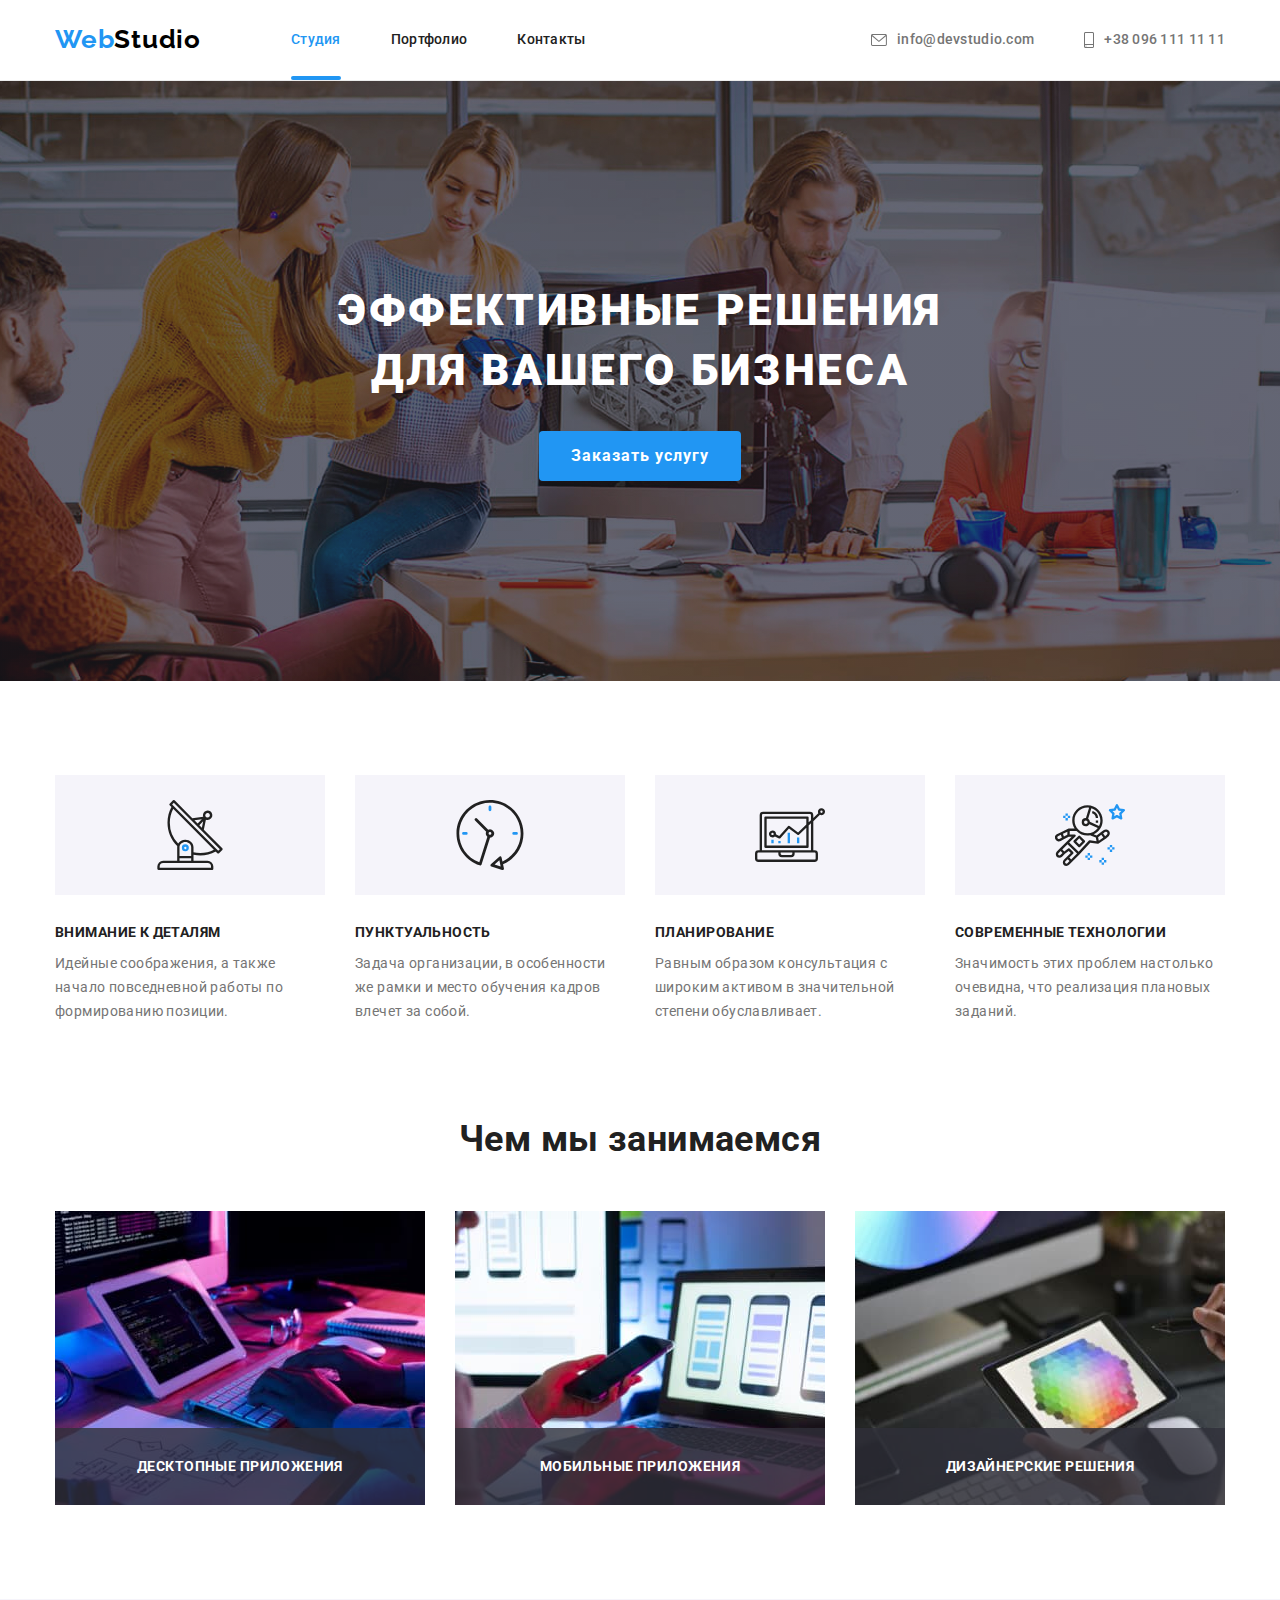
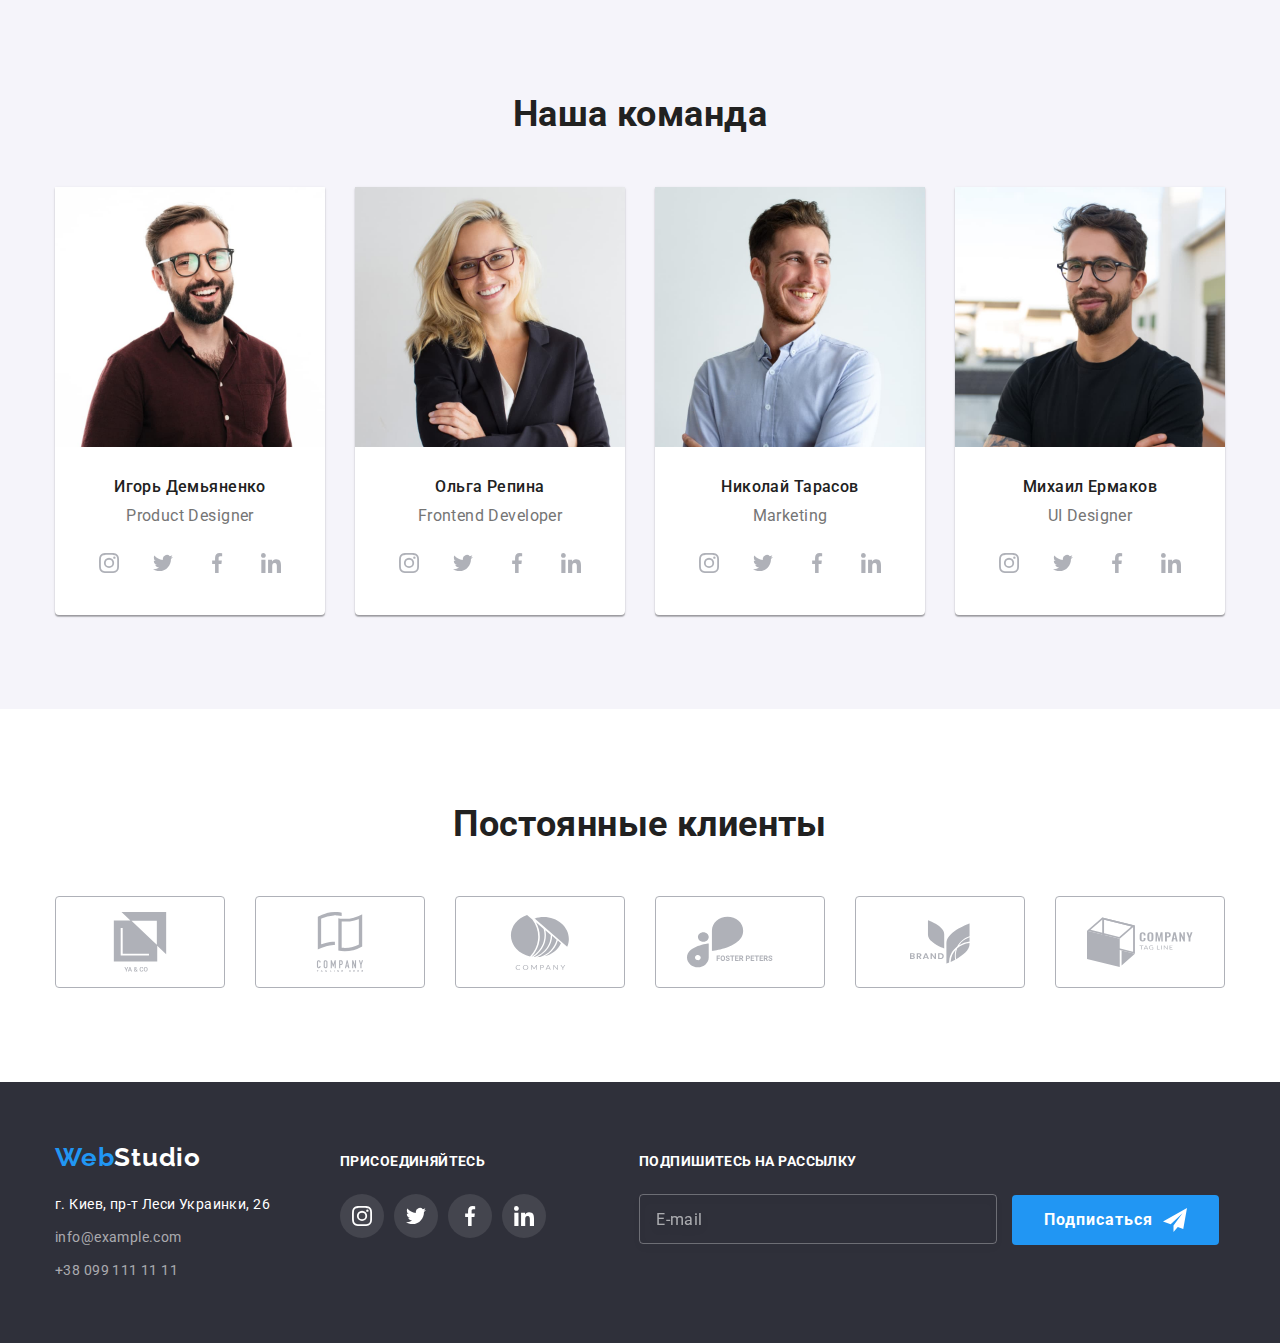
<file: index.html>
<!DOCTYPE html>
<html lang="ru">

<head>
  <meta charset="UTF-8" />
  <meta http-equiv="X-UA-Compatible" content="IE=edge" />
  <meta name="viewport" content="width=device-width, initial-scale=1.0" />
  <title>ВебСтудия</title>
  <link rel="preconnect" href="https://fonts.gstatic.com" />
  <link href="https://fonts.googleapis.com/css2?family=Raleway:wght@700&family=Roboto:wght@400;500;700;900&display=swap"
    rel="stylesheet" />
  <link rel="stylesheet"
    href="https://cdnjs.cloudflare.com/ajax/libs/modern-normalize/1.0.0/modern-normalize.min.css" />
  <link rel="stylesheet" href="./css/main.min.css">
</head>

<body>
  <header class="start-section">
    <div class="container nav">
      <nav class="nav">
        <a href="./index.html" class="logo">Web<span class="logo--dark">Studio</span>
        </a>
        <ul class="site-nav">
          <li class="site-nav__item">
            <a href="./index.html" class="site-nav__link current">Студия</a>
          </li>

          <li class="site-nav__item">
            <a href="./portfolio.html" class="site-nav__link">Портфолио</a>
          </li>

          <li class="site-nav__item">
            <a href="" class="site-nav__link">Контакты</a>
          </li>
        </ul>
      </nav>

      <ul class="contacts-nav">
        <li class="contacts-nav__item">
          <a href="mailto:info@devstudio.com" class="contacts-nav__mail">
            <svg class="contacts-nav__icon" width="16" height="12">
              <use href="./images/icons.svg#icon-envelope"></use>
            </svg>
            info@devstudio.com
          </a>
        </li>

        <li class="contacts-nav__item">
          <a href="tel:+380961111111" class="contacts-nav__phone">
            <svg class="contacts-nav__icon" width="10" height="16">
              <use href="./images/icons.svg#icon-smartphone"></use>
            </svg>
            +38 096 111 11 11
          </a>
        </li>
      </ul>
    </div>
  </header>

  <main>
    <!--Hero-->
    <section class="hero">
      <h1 class="hero__title">
        Эффективные решения <br />для вашего бизнеса
      </h1>

      <button type="button" class="hero__btn" data-modal-open>
        Заказать услугу
      </button>
    </section>

    <!--Our advantages-->
    <section class="section">
      <div class="container">
        <h2 class="section__title visually-hidden">Почему нас выбирают</h2>

        <ul class="advantage">
          <li class="advantage__item">
            <div class="advantage__area">
              <svg class="advantage__icon">
                <use href="./images/icons.svg#icon-antenna1"></use>
              </svg>
            </div>
            <h3 class="advantage__title">Внимание к деталям</h3>
            <p>
              Идейные соображения, а также начало повседневной работы по
              формированию позиции.
            </p>
          </li>

          <li class="advantage__item">
            <div class="advantage__area">
              <svg class="advantage__icon">
                <use href="./images/icons.svg#icon-clock1"></use>
              </svg>
            </div>
            <h3 class="advantage__title">Пунктуальность</h3>
            <p>
              Задача организации, в особенности же рамки и место обучения
              кадров влечет за собой.
            </p>
          </li>

          <li class="advantage__item">
            <div class="advantage__area">
              <svg class="advantage__icon">
                <use href="./images/icons.svg#icon-diagram1"></use>
              </svg>
            </div>
            <h3 class="advantage__title">Планирование</h3>
            <p>
              Равным образом консультация с широким активом в значительной
              степени обуславливает.
            </p>
          </li>

          <li class="advantage__item">
            <div class="advantage__area">
              <svg class="advantage__icon">
                <use href="./images/icons.svg#icon-astronaut1"></use>
              </svg>
            </div>
            <h3 class="advantage__title">Современные технологии</h3>
            <p>
              Значимость этих проблем настолько очевидна, что реализация
              плановых заданий.
            </p>
          </li>
        </ul>
      </div>
    </section>

    <!--Our features-->
    <section class="section our-features">
      <div class="container">
        <h2 class="section__title">Чем мы занимаемся</h2>

        <ul class="features">
          <li class="features__item">
            <img src="./images/our-services/img.jpg" width="370" height="294" alt="компьютер" />

            <p class="features__text">Десктопные приложения</p>
          </li>

          <li class="features__item">
            <img src="./images/our-services/img-1.jpg" width="370" height="294" alt="мобильный телефон" />

            <p class="features__text">Мобильные приложения</p>
          </li>

          <li class="features__item">
            <img src="./images/our-services/img-2.jpg" width="370" height="294" alt="планшет" />

            <p class="features__text">Дизайнерские решения</p>
          </li>
        </ul>
      </div>
    </section>

    <!--Our team-->
    <section class="section our-team">
      <div class="container">
        <h2 class="section__title">Наша команда</h2>
        <ul class="team">
          <li class="team__item">
            <img src="./images/our-team/img.jpg" width="270" height="260" alt="сотрудник Игорь Демьяненко" />

            <div class="member">
              <h3 class="member__name">Игорь Демьяненко</h3>
              <p class="member__domain">Product Designer</p>
              <ul class="socials">
                <li>
                  <a href="instagram" class="socials__link">
                    <svg>
                      <use href="./images/icons.svg#icon-instagram1"></use>
                    </svg>
                  </a>
                </li>

                <li>
                  <a href="instagram" class="socials__link">
                    <svg>
                      <use href="./images/icons.svg#icon-twitter1"></use>
                    </svg>
                  </a>
                </li>

                <li>
                  <a href="instagram" class="socials__link">
                    <svg>
                      <use href="./images/icons.svg#icon-facebook1"></use>
                    </svg>
                  </a>
                </li>

                <li>
                  <a href="instagram" class="socials__link">
                    <svg>
                      <use href="./images/icons.svg#icon-linkedin1"></use>
                    </svg>
                  </a>
                </li>
              </ul>
            </div>
          </li>

          <li class="team__item">
            <img src="./images/our-team/img-1.jpg" width="270" height="260" alt="сотрудница Ольга Репина" />

            <div class="member">
              <h3 class="member__name">Ольга Репина</h3>
              <p class="member__domain">Frontend Developer</p>
              <ul class="socials">
                <li>
                  <a href="instagram" class="socials__link">
                    <svg>
                      <use href="./images/icons.svg#icon-instagram1"></use>
                    </svg>
                  </a>
                </li>

                <li>
                  <a href="instagram" class="socials__link">
                    <svg>
                      <use href="./images/icons.svg#icon-twitter1"></use>
                    </svg>
                  </a>
                </li>

                <li>
                  <a href="instagram" class="socials__link">
                    <svg>
                      <use href="./images/icons.svg#icon-facebook1"></use>
                    </svg>
                  </a>
                </li>

                <li>
                  <a href="instagram" class="socials__link">
                    <svg>
                      <use href="./images/icons.svg#icon-linkedin1"></use>
                    </svg>
                  </a>
                </li>
              </ul>
            </div>
          </li>

          <li class="team__item">
            <img src="./images/our-team/img-2.jpg" width="270" height="260" alt="сотрудник Николай Тарасов" />

            <div class="member">
              <h3 class="member__name">Николай Тарасов</h3>
              <p class="member__domain">Marketing</p>
              <ul class="socials">
                <li>
                  <a href="instagram" class="socials__link">
                    <svg>
                      <use href="./images/icons.svg#icon-instagram1"></use>
                    </svg>
                  </a>
                </li>

                <li>
                  <a href="instagram" class="socials__link">
                    <svg>
                      <use href="./images/icons.svg#icon-twitter1"></use>
                    </svg>
                  </a>
                </li>

                <li>
                  <a href="instagram" class="socials__link">
                    <svg>
                      <use href="./images/icons.svg#icon-facebook1"></use>
                    </svg>
                  </a>
                </li>

                <li>
                  <a href="instagram" class="socials__link">
                    <svg>
                      <use href="./images/icons.svg#icon-linkedin1"></use>
                    </svg>
                  </a>
                </li>
              </ul>
            </div>
          </li>

          <li class="team__item">
            <img src="./images/our-team/img-3.jpg" width="270" height="260" alt="сотрудник Михаил Ермаков" />

            <div class="member">
              <h3 class="member__name">Михаил Ермаков</h3>
              <p class="member__domain">UI Designer</p>
              <ul class="socials">
                <li>
                  <a href="instagram" class="socials__link">
                    <svg>
                      <use href="./images/icons.svg#icon-instagram1"></use>
                    </svg>
                  </a>
                </li>

                <li>
                  <a href="instagram" class="socials__link">
                    <svg>
                      <use href="./images/icons.svg#icon-twitter1"></use>
                    </svg>
                  </a>
                </li>

                <li>
                  <a href="instagram" class="socials__link">
                    <svg>
                      <use href="./images/icons.svg#icon-facebook1"></use>
                    </svg>
                  </a>
                </li>

                <li>
                  <a href="instagram" class="socials__link">
                    <svg>
                      <use href="./images/icons.svg#icon-linkedin1"></use>
                    </svg>
                  </a>
                </li>
              </ul>
            </div>
          </li>
        </ul>
      </div>
    </section>

    <!-- Our clients -->
    <section class="section">
      <div class="container">
        <h2 class="section__title">Постоянные клиенты</h2>
        <ul class="clients">
          <li>
            <a href="client1" class="clients__link">
              <svg>
                <use href="./images/icons.svg#icon-client1"></use>
              </svg>
            </a>
          </li>

          <li>
            <a href="client1" class="clients__link">
              <svg>
                <use href="./images/icons.svg#icon-client2"></use>
              </svg>
            </a>
          </li>

          <li>
            <a href="client1" class="clients__link">
              <svg>
                <use href="./images/icons.svg#icon-client3"></use>
              </svg>
            </a>
          </li>

          <li>
            <a href="client1" class="clients__link">
              <svg>
                <use href="./images/icons.svg#icon-client4"></use>
              </svg>
            </a>
          </li>

          <li>
            <a href="client1" class="clients__link">
              <svg>
                <use href="./images/icons.svg#icon-client5"></use>
              </svg>
            </a>
          </li>

          <li>
            <a href="client1" class="clients__link">
              <svg>
                <use href="./images/icons.svg#icon-client6"></use>
              </svg>
            </a>
          </li>
        </ul>
      </div>
    </section>
  </main>

  <footer class="end-section">
    <div class="container footer">
      <div>
        <a href="./index.html" class="footer__logo logo">Web<span class="logo--light">Studio</span></a>

        <address>
          <ul class="contacts">
            <li>
              <a href="https://goo.gl/maps/t6DotwfBAQ6YohRX9" target="_blank" rel="noopener noreferrer"
                class="contacts__address">
                г. Киев, пр-т Леси Украинки, 26</a>
            </li>

            <li>
              <a href="mailto:info@example.com" class="contacts__mail">info@example.com
              </a>
            </li>

            <li>
              <a href="tel:+380991111111" class="contacts__phone">+38 099 111 11 11 </a>
            </li>
          </ul>
        </address>
      </div>

      <div class="connect">
        <b class="connect__title"> присоединяйтесь </b>

        <ul class="connect__list">
          <li class="connect__link">
            <a href="instagram-link">
              <svg>
                <use href="./images/icons.svg#icon-instagram1"></use>
              </svg>
            </a>
          </li>

          <li class="connect__link">
            <a href="twitter-link">
              <svg>
                <use href="./images/icons.svg#icon-twitter1"></use>
              </svg>
            </a>
          </li>

          <li class="connect__link">
            <a href="facebook-link">
              <svg>
                <use href="./images/icons.svg#icon-facebook1"></use>
              </svg>
            </a>
          </li>

          <li class="connect__link">
            <a href="linkedin-link">
              <svg>
                <use href="./images/icons.svg#icon-linkedin1"></use>
              </svg>
            </a>
          </li>
        </ul>
      </div>

      <div class="footer-form">
        <b class="footer-form__title">Подпишитесь на рассылку</b>
        <form>
          <input type="text" name="email" placeholder="E-mail" id="email" />
          <button type="submit" class="footer-form__btn">
            <span>Подписаться</span>
            <svg class="footer-form__icon" width="24" height="24">
              <use href="./images/icons.svg#icon-send"></use>
            </svg>
          </button>
        </form>
      </div>
    </div>
  </footer>

  <!-- Modal -->

  <div class="backdrop is-hidden" data-modal>
    <div class="modal">
      <button type="button" class="modal__close-btn" data-modal-close>
        <svg width="11" height="11">
          <use href="./images/icons.svg#icon-vector"></use>
        </svg>
      </button>

      <p class="modal__title">Оставьте свои данные, мы вам перезвоним</p>

      <form>
        <label class="modal__label label">
          Имя
          <span class="label__wrap">
            <input type="text" name="username" class="label__input" />
            <svg class="label__icon" width="18" height="18">
              <use href="./images/icons.svg#icon-person"></use>
            </svg>
          </span>
        </label>

        <label class="modal__label">
          Телефон
          <span class="label__wrap">
            <input type="tel" name="user-number" class="label__input" />
            <svg class="label__icon" width="18" height="18">
              <use href="./images/icons.svg#icon-phone"></use>
            </svg>
          </span>
        </label>

        <label class="modal__label">
          Почта
          <span class="label__wrap">
            <input type="email" name="user-mail" class="label__input" />
            <svg class="label__icon" width="18" height="18">
              <use href="./images/icons.svg#icon-email"></use>
            </svg>
          </span>
        </label>

        <label class="modal__textarea textarea-wrap">
          Комментарий
          <textarea placeholder="Введите текст" class="textarea-wrap__text"></textarea>
        </label>

        <div class="modal__checkbox">
          <input type="checkbox" name="privacy" class="checkbox visually-hidden" id="privacy" />

          <label for="privacy" class="checkbox__label">
            <span>
              <svg class="checkbox__icon" width="11" height="8">
                <use href="./images/icons.svg#icon-check"></use>
              </svg>
            </span>
            Соглашаюсь с рассылкой и принимаю
            <a href="Условия договора">Условия договора</a>
          </label>
        </div>

        <button type="submit" class="modal__btn">Отправить</button>
      </form>
    </div>
  </div>

  <script src="./js/modal.js"></script>
</body>

</html>
</file>
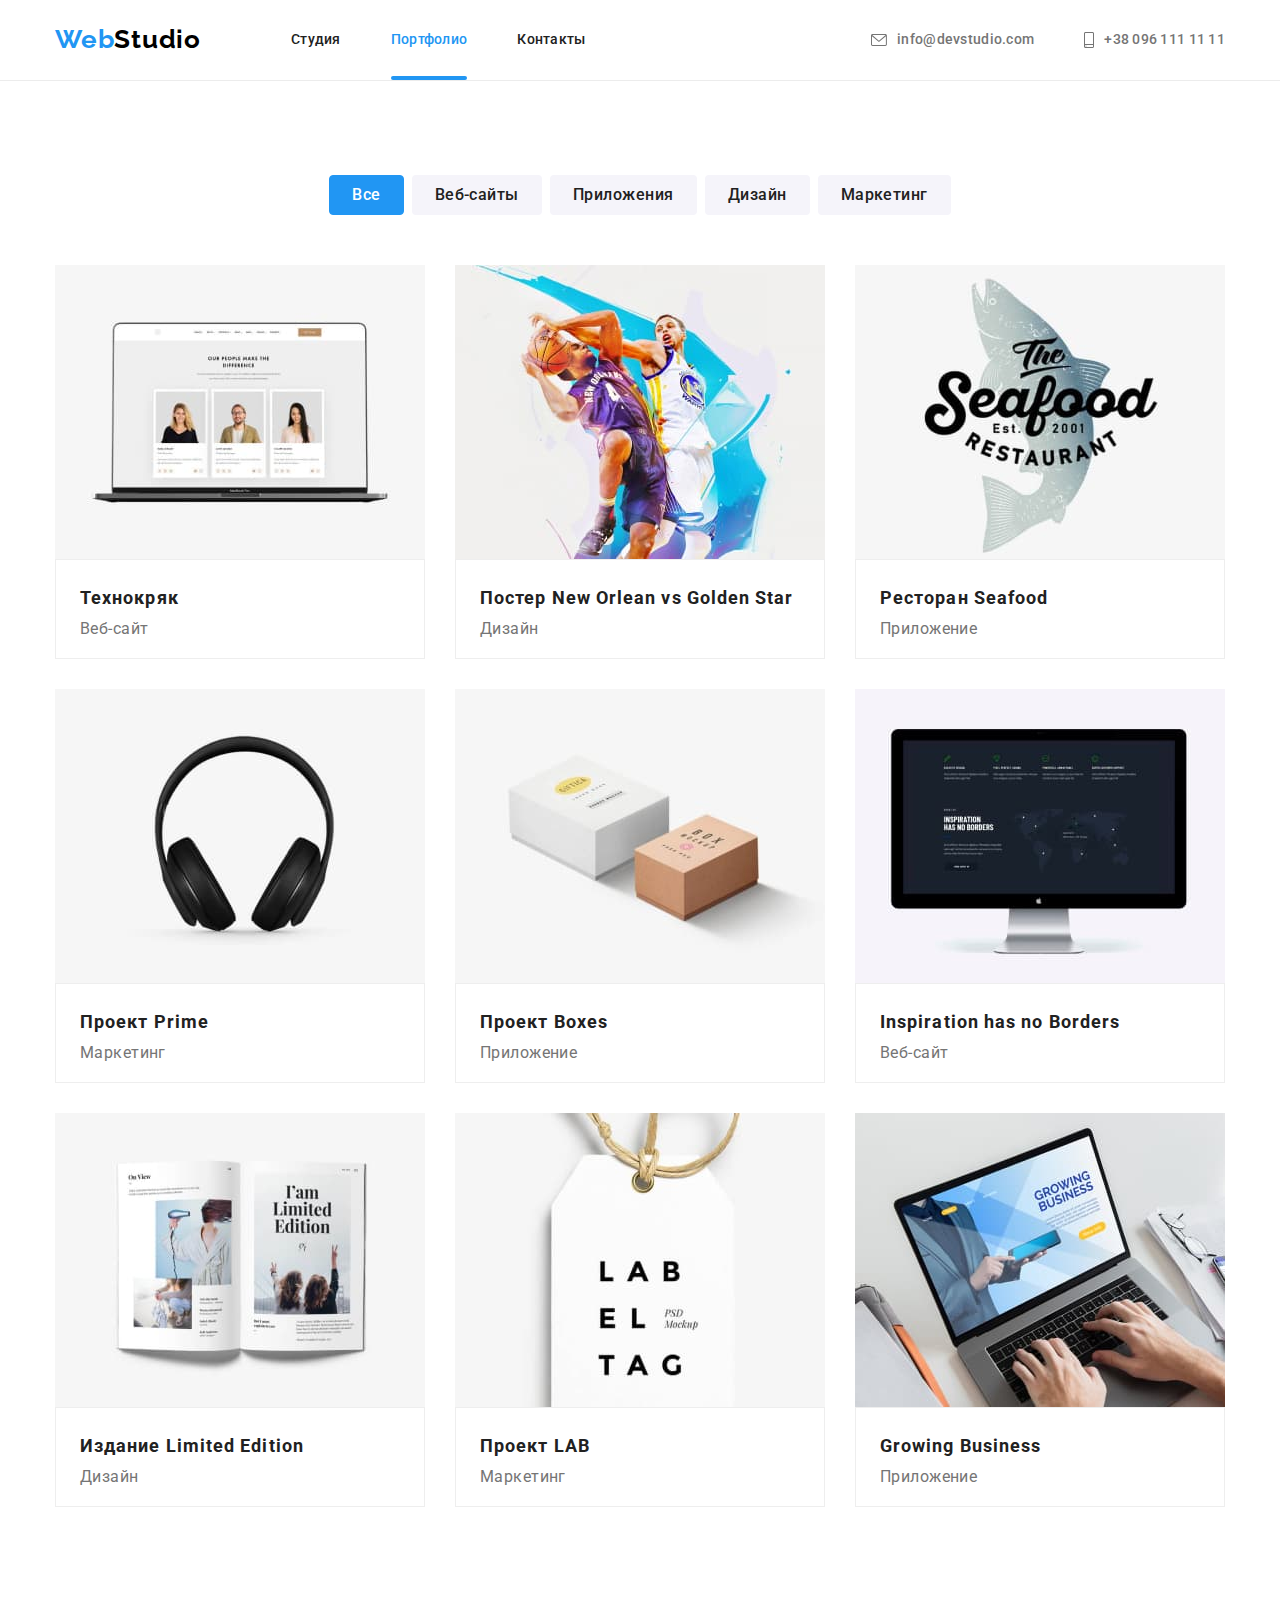
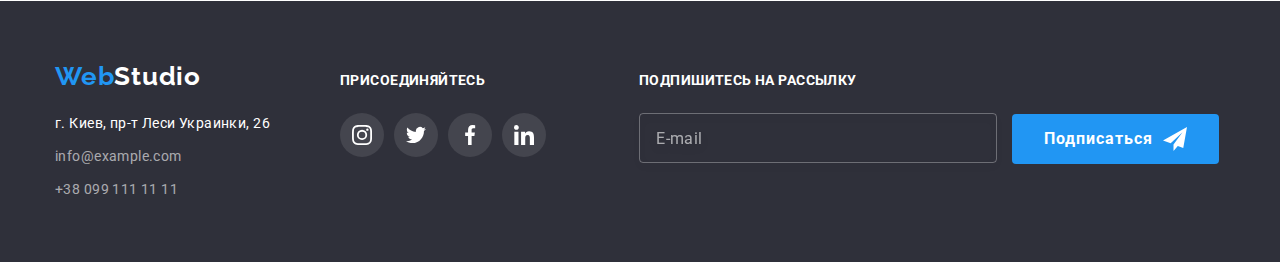
<file: portfolio.html>
<!DOCTYPE html>
<html lang="ru">

<head>
  <meta charset="UTF-8" />
  <meta http-equiv="X-UA-Compatible" content="IE=edge" />
  <meta name="viewport" content="width=device-width, initial-scale=1.0" />
  <title>Портфолио</title>
  <link rel="preconnect" href="https://fonts.gstatic.com" />
  <link href="https://fonts.googleapis.com/css2?family=Raleway:wght@700&family=Roboto:wght@400;500;700;900&display=swap"
    rel="stylesheet" />
  <link rel="stylesheet"
    href="https://cdnjs.cloudflare.com/ajax/libs/modern-normalize/1.0.0/modern-normalize.min.css" />
  <link rel="stylesheet" href="./css/main.min.css">
</head>

<body class="page-body">
  <header class="start-section">
    <div class="container nav">
      <nav class="nav">
        <a href="./index.html" class="logo">Web<span class="logo--dark">Studio</span>
        </a>
        <ul class="site-nav">
          <li class="site-nav__item">
            <a href="./index.html" class="site-nav__link">Студия</a>
          </li>

          <li class="site-nav__item">
            <a href="./portfolio.html" class="site-nav__link current">Портфолио</a>
          </li>

          <li class="site-nav__item">
            <a href="" class="site-nav__link">Контакты</a>
          </li>
        </ul>
      </nav>

      <ul class="contacts-nav">
        <li class="contacts-nav__item">
          <a href="mailto:info@devstudio.com" class="contacts-nav__mail">
            <svg class="contacts-nav__icon" width="16" height="12">
              <use href="./images/icons.svg#icon-envelope"></use>
            </svg>
            info@devstudio.com
          </a>
        </li>

        <li class="contacts-nav__item">
          <a href="tel:+380961111111" class="contacts-nav__phone">
            <svg class="contacts-nav__icon" width="10" height="16">
              <use href="./images/icons.svg#icon-smartphone"></use>
            </svg>
            +38 096 111 11 11
          </a>
        </li>
      </ul>
    </div>
  </header>

  <main>
    <section class="section">
      <div class="container">
        <h1 class="visually-hidden">Наши работы</h1>

        <ul class="portfolio-nav">
          <li>
            <button type="button" class="portfolio-nav__btn portfolio-nav__btn--marked">Все</button>
          </li>

          <li>
            <button type="button" class="portfolio-nav__btn portfolio-nav__btn--unmarked">
              Веб-сайты
            </button>
          </li>

          <li>
            <button type="button" class="portfolio-nav__btn portfolio-nav__btn--unmarked">
              Приложения
            </button>
          </li>

          <li>
            <button type="button" class="portfolio-nav__btn portfolio-nav__btn--unmarked">Дизайн</button>
          </li>

          <li>
            <button type="button" class="portfolio-nav__btn portfolio-nav__btn--unmarked">
              Маркетинг
            </button>
          </li>
        </ul>

        <ul class="cards">
          <li class="cards__item">
            <a href="" class="cards__link card">
              <div class="card__wrap">
                <img src="./images/portfolio-projects/img.jpg" width="370" height="294" alt="laptop" />
                <p class="card__text">
                  Технокряк это современная площадка распространения
                  коронавируса. Компании используют эту платформу для
                  цифрового шпионажа и атак на защищённые сервера конкурентов.
                </p>
              </div>

              <div class="card__content">
                <h2 class="card__title">Технокряк</h2>
                <p class="card__info">Веб-сайт</p>
              </div>
            </a>
          </li>

          <li class="cards__item">
            <a href="" class="cards__link card">
              <div>
                <img src="./images/portfolio-projects/img-1.jpg" width="370" height="294" alt="basketball players" />
              </div>

              <div class="card__content">
                <h2 class="card__title">Постер New Orlean vs Golden Star</h2>
                <p class="card__info">Дизайн</p>
              </div>
            </a>
          </li>

          <li class="cards__item">
            <a href="" class="cards__link card">
              <div>
                <img src="./images/portfolio-projects/img-2.jpg" width="370" height="294" alt="restaurant logo" />
              </div>

              <div class="card__content">
                <h2 class="card__title">Ресторан Seafood</h2>
                <p class="card__info">Приложение</p>
              </div>
            </a>
          </li>

          <li class="cards__item">
            <a href="" class="cards__link card">
              <div>
                <img src="./images/portfolio-projects/img-3.jpg" width="370" height="294" alt="headphones" />
              </div>

              <div class="card__content">
                <h2 class="card__title">Проект Prime</h2>
                <p class="card__info">Маркетинг</p>
              </div>
            </a>
          </li>

          <li class="cards__item">
            <a href="" class="cards__link card">
              <div>
                <img src="./images/portfolio-projects/img-4.jpg" width="370" height="294" alt="boxes" />
              </div>

              <div class="card__content">
                <h2 class="card__title">Проект Boxes</h2>
                <p class="card__info">Приложение</p>
              </div>
            </a>
          </li>

          <li class="cards__item">
            <a href="" class="cards__link card">
              <div>
                <img src="./images/portfolio-projects/img-5.jpg" width="370" height="294" alt="monitor" />
              </div>

              <div class="card__content">
                <h2 class="card__title">Inspiration has no Borders</h2>
                <p class="card__info">Веб-сайт</p>
              </div>
            </a>
          </li>

          <li class="cards__item">
            <a href="" class="cards__link card">
              <div>
                <img src="./images/portfolio-projects/img-6.jpg" width="370" height="294" alt="book" />
              </div>

              <div class="card__content">
                <h2 class="card__title">Издание Limited Edition</h2>
                <p class="card__info">Дизайн</p>
              </div>
            </a>
          </li>

          <li class="cards__item">
            <a href="" class="cards__link card">
              <div>
                <img src="./images/portfolio-projects/img-7.jpg" width="370" height="294" alt="label" />
              </div>

              <div class="card__content">
                <h2 class="card__title">Проект LAB</h2>
                <p class="card__info">Маркетинг</p>
              </div>
            </a>
          </li>

          <li class="cards__item">
            <a href="" class="cards__link card">
              <div>
                <img src="./images/portfolio-projects/img-8.jpg" width="370" height="294"
                  alt="two hands typing on laptop's keyboard" />
              </div>

              <div class="card__content">
                <h2 class="card__title">Growing Business</h2>
                <p class="card__info">Приложение</p>
              </div>
            </a>
          </li>
        </ul>
      </div>
    </section>
  </main>

  <footer class="end-section">
    <div class="container footer">
      <div>
        <a href="./index.html" class="footer__logo logo">Web<span class="logo--light">Studio</span></a>

        <address>
          <ul class="contacts">
            <li>
              <a href="https://goo.gl/maps/t6DotwfBAQ6YohRX9" target="_blank" rel="noopener noreferrer"
                class="contacts__address">
                г. Киев, пр-т Леси Украинки, 26</a>
            </li>

            <li>
              <a href="mailto:info@example.com" class="contacts__mail">info@example.com
              </a>
            </li>

            <li>
              <a href="tel:+380991111111" class="contacts__phone">+38 099 111 11 11 </a>
            </li>
          </ul>
        </address>
      </div>

      <div class="connect">
        <b class="connect__title"> присоединяйтесь </b>

        <ul class="connect__list">
          <li class="connect__link">
            <a href="instagram-link">
              <svg>
                <use href="./images/icons.svg#icon-instagram1"></use>
              </svg>
            </a>
          </li>

          <li class="connect__link">
            <a href="twitter-link">
              <svg>
                <use href="./images/icons.svg#icon-twitter1"></use>
              </svg>
            </a>
          </li>

          <li class="connect__link">
            <a href="facebook-link">
              <svg>
                <use href="./images/icons.svg#icon-facebook1"></use>
              </svg>
            </a>
          </li>

          <li class="connect__link">
            <a href="linkedin-link">
              <svg>
                <use href="./images/icons.svg#icon-linkedin1"></use>
              </svg>
            </a>
          </li>
        </ul>
      </div>

      <div class="footer-form">
        <b class="footer-form__title">Подпишитесь на рассылку</b>
        <form>
          <input type="text" name="email" placeholder="E-mail" id="email" />
          <button type="submit" class="footer-form__btn">
            <span>Подписаться</span>
            <svg class="footer-form__icon" width="24" height="24">
              <use href="./images/icons.svg#icon-send"></use>
            </svg>
          </button>
        </form>
      </div>
    </div>
  </footer>
</body>

</html>
</file>
<file: css/main.min.css>
:root{--primary-text-color: #757575;--title-text-color: #212121;--accent-color: #2196f3;--main-bg-color: #ffffff;--primary-bg-color: #2f303a;--secondary-bg-color: #f5f4fa;--adrress-color: rgba(255, 255, 255, 0.6);--logo-color: #000000;--portfolio-cards-gap: 30px;--icon-color: rgba(175, 177, 184, 1)}.visually-hidden{position:absolute !important;clip:rect(1px 1px 1px 1px);padding:0 !important;border:0 !important;height:1px !important;width:1px !important;overflow:hidden}body{background-color:var(--main-bg-color);color:var(--primary-text-color);font-family:"Roboto",sans-serif;font-size:14px;letter-spacing:.03em;line-height:1.71}h1,h2,h3,h4,h5,h6,p{margin-top:0;margin-bottom:0}address{font-style:normal}a{text-decoration:none}img{display:block;max-width:100%;height:auto}ul{list-style:none;padding-left:0;margin:0}.container{width:1200px;margin-left:auto;margin-right:auto;padding-left:15px;padding-right:15px}.section{padding:94px 0}.section__title{color:var(--title-text-color);font-weight:bold;font-size:36px;line-height:1.2;text-align:center}.logo{color:var(--accent-color);font-family:"Raleway",sans-serif;font-weight:bold;font-size:26px;line-height:1.2;letter-spacing:.03em}.logo--dark{color:var(--logo-color)}.logo--light{color:var(--main-bg-color)}.start-section{border-bottom:1px solid #ececec}.nav{display:flex;align-items:center}.site-nav{display:flex;margin-left:90px;font-weight:500;font-size:14px;line-height:1.1;letter-spacing:.02em;gap:50px}.site-nav__item{position:relative}.site-nav__link{display:flex;padding-top:32px;padding-bottom:32px;color:var(--title-text-color);transition:color 250ms cubic-bezier(0.4, 0, 0.2, 1)}.site-nav__link:hover,.site-nav__link:focus{color:var(--accent-color)}.current{color:var(--accent-color)}.current::after{content:"";width:100%;height:4px;border-radius:2px;background-color:var(--accent-color);position:absolute;bottom:0px;left:0px}.contacts-nav{display:flex;margin-left:auto;font-weight:500;font-size:14px;line-height:1.1;letter-spacing:.02em;gap:50px}.contacts-nav__icon{fill:currentColor;margin-right:10px}.contacts-nav__mail,.contacts-nav__phone{display:flex;padding-top:32px;padding-bottom:32px;color:var(--primary-text-color);align-items:center;transition:color 250ms cubic-bezier(0.4, 0, 0.2, 1)}.contacts-nav__mail:hover,.contacts-nav__mail:focus,.contacts-nav__phone:hover,.contacts-nav__phone:focus{color:var(--accent-color)}.hero__btn,.footer-form__btn{display:inline-flex;justify-content:center;align-items:center;border-radius:4px;border:rgba(0,0,0,0);padding:10px 32px;background-color:var(--accent-color);color:var(--main-bg-color);font-weight:bold;font-size:16px;line-height:1.9;letter-spacing:.06em;cursor:pointer}.socials{display:flex;justify-content:center;margin-top:16px;gap:10px}.socials__link{width:44px;height:44px;display:flex;justify-content:center;align-items:center;border-radius:50%;transition:background-color 250ms cubic-bezier(0.4, 0, 0.2, 1)}.socials__link:hover,.socials__link:focus{background-color:var(--accent-color)}.socials svg{width:20px;height:20px;fill:var(--icon-color);transition:fill 250ms cubic-bezier(0.4, 0, 0.2, 1)}.socials__link:hover svg,.socials__link:focus svg{fill:var(--main-bg-color)}.connect{margin-left:70px}.connect__title{color:var(--main-bg-color);text-transform:uppercase;display:block;margin-bottom:20px}.connect__list{display:flex;gap:10px}.connect__link{display:inline-flex}.connect__link a{width:44px;height:44px;display:flex;justify-content:center;align-items:center;border-radius:50%;background-color:#44454e;transition:background-color 250ms cubic-bezier(0.4, 0, 0.2, 1)}.connect__link svg{width:20px;height:20px;fill:var(--main-bg-color)}.connect__link:hover a,.connect__link a:focus{background-color:var(--accent-color)}.end-section{padding-top:60px;padding-bottom:60px;background-color:var(--primary-bg-color)}.portfolio-nav{display:flex;justify-content:center;margin-bottom:50px;gap:8px}.portfolio-nav__btn{border-radius:4px;padding:6px 22px;font-family:Roboto;font-style:normal;font-weight:500;font-size:16px;line-height:1.6;text-align:center;letter-spacing:.03em;cursor:pointer;transition:color 250ms cubic-bezier(0.4, 0, 0.2, 1),background-color 250ms cubic-bezier(0.4, 0, 0.2, 1),box-shadow 250ms cubic-bezier(0.4, 0, 0.2, 1)}.portfolio-nav__btn:hover,.portfolio-nav__btn:focus{box-shadow:0px 3px 1px rgba(0,0,0,.1),0px 1px 2px rgba(0,0,0,.08),0px 2px 2px rgba(0,0,0,.12)}.portfolio-nav__btn--unmarked{border:1px solid rgba(0,0,0,0);color:var(--title-text-color);background-color:var(--secondary-bg-color)}.portfolio-nav__btn--unmarked:hover,.portfolio-nav__btn--unmarked:focus{color:var(--main-bg-color);background-color:var(--accent-color)}.portfolio-nav__btn--marked,.portfolio-nav__btn--marked:hover,.portfolio-nav__btn--marked:focus{border:1px solid var(--accent-color);background-color:var(--accent-color);color:var(--main-bg-color)}.cards{display:flex;flex-wrap:wrap;gap:var(--portfolio-cards-gap)}.cards__item{background-color:var(--main-bg-color)}.cards__link{display:block;color:var(--primary-text-color);font-size:16px;line-height:1.14;transition:box-shadow 250ms cubic-bezier(0.4, 0, 0.2, 1)}.cards__link:hover,.cards__link:focus{box-shadow:0px 1px 1px rgba(0,0,0,.12),0px 4px 4px rgba(0,0,0,.06),1px 4px 6px rgba(0,0,0,.16)}.card__content{padding:20px 24px;border:1px solid #eee}.card__info{margin-top:4px}.card__title{color:var(--title-text-color);font-family:Roboto;font-style:normal;font-weight:bold;font-size:18px;line-height:2;letter-spacing:.06em}.card__wrap{position:relative;overflow:hidden}.card__text{background-color:rgba(33,150,243,.9);color:var(--main-bg-color);font-size:18px;line-height:28px;padding:63px 24px;height:100%;position:absolute;top:0;left:0;transform:translateY(101%);transition:transform 250ms cubic-bezier(0.4, 0, 0.2, 1)}.cards__item:hover .card__text{transform:translateY(0)}.backdrop{width:100vw;height:100vh;background-color:rgba(0,0,0,.2);position:fixed;top:0;transition:opacity 250ms cubic-bezier(0.4, 0, 0.2, 1),visibility 250ms cubic-bezier(0.4, 0, 0.2, 1)}.modal{width:528px;min-height:581px;background-color:var(--main-bg-color);box-shadow:0px 1px 3px rgba(0,0,0,.12),0px 1px 1px rgba(0,0,0,.14),0px 2px 1px rgba(0,0,0,.2);border-radius:4px;position:absolute;top:50%;left:50%;transform:translate(-50%, -50%) scale(1);transition:transform 250ms cubic-bezier(0.4, 0, 0.2, 1);padding:40px}.backdrop.is-hidden .modal{transform:scale(0.5)}.modal__title{align-items:center;font-size:20px;font-weight:700;color:var(--title-text-color);margin-bottom:12px;line-height:1.15}.modal__label{display:block;font-size:12px;line-height:1.16;letter-spacing:.01em;cursor:pointer;margin-bottom:10px}.modal__label:focus-within{fill:var(--accent-color);transition:fill 250ms cubic-bezier(0.4, 0, 0.2, 1)}.modal__textarea{display:block;font-size:12px;line-height:1.16;letter-spacing:.01em;cursor:pointer;margin-bottom:20px}.label__input,.textarea-wrap__text{width:100%;height:40px;border:1px solid rgba(33,33,33,.2);border-radius:4px;margin-top:4px;padding-left:42px;cursor:pointer;outline:none}.label__input:focus-within,.textarea-wrap__text:focus-within{border-color:var(--accent-color);transition:border-color 250ms cubic-bezier(0.4, 0, 0.2, 1)}.label__wrap{position:relative}.label__icon{position:absolute;left:12px;top:50%;transform:translateY(-50%)}.textarea-wrap__text{height:120px;resize:none;padding:12px 16px}.textarea-wrap__text::placeholder{color:rgba(117,117,117,.5)}.modal__checkbox{display:block;margin-bottom:30px}.checkbox__label{cursor:pointer}.checkbox__label span{width:16px;height:15px;border:2px solid #000;border-radius:3px;box-shadow:0px 4px 4px rgba(0,0,0,.25);margin-right:8px;margin-left:12px;display:inline-flex;justify-content:center;align-items:center}.checkbox:checked+.checkbox__label span{background-color:var(--accent-color);border:none}.checkbox__label a{color:var(--accent-color);text-decoration:underline}.checkbox__icon{fill:rgba(0,0,0,0)}.checkbox:checked+.checkbox__label .checkbox__icon{fill:var(--main-bg-color);transition:fill 250ms cubic-bezier(0.4, 0, 0.2, 1)}.modal__btn{width:200px;height:50px;border-radius:4px;border:none;background-color:var(--accent-color);color:var(--main-bg-color);cursor:pointer;font-size:16px;font-weight:700;line-height:1.9;letter-spacing:.06em;margin-left:124px;margin-right:124px;box-shadow:0px 4px 4px rgba(0,0,0,.25)}.modal__close-btn{padding:0;width:30px;height:30px;background-color:rgba(0,0,0,0);border-radius:50%;border:1px solid rgba(0,0,0,.1);cursor:pointer;display:flex;justify-content:center;align-items:center;position:absolute;top:8px;right:8px}.modal__close-btn:focus svg,.modal__close-btn:hover svg{fill:var(--accent-color);transition:fill 250ms cubic-bezier(0.4, 0, 0.2, 1)}.is-hidden{opacity:0;pointer-events:none;visibility:hidden}.hero{text-align:center;padding-top:200px;padding-bottom:200px;max-width:1600px;margin-right:auto;margin-left:auto;background-color:var(--primary-bg-color);background-image:linear-gradient(rgba(47, 48, 58, 0.4), rgba(47, 48, 58, 0.4)),url("../images/main-img.jpg");background-position:center;background-repeat:no-repeat;background-size:cover}.hero__title{margin-bottom:30px;color:var(--main-bg-color);font-weight:900;font-size:44px;line-height:1.36;text-align:center;letter-spacing:.06em;text-transform:uppercase}.advantage{display:flex;flex-wrap:nowrap;gap:30px}.advantage__area{width:270px;height:120px;background-color:var(--secondary-bg-color);margin-bottom:30px;display:flex;justify-content:center;align-items:center}.advantage__icon{width:70px;height:70px}.advantage__title{margin-bottom:12px;color:var(--title-text-color);font-weight:bold;font-size:14px;line-height:1.1;text-transform:uppercase}.our-features{padding-top:0px}.features{display:flex;margin-top:50px;gap:30px}.features__item{position:relative}.features__text{background-color:rgba(47,48,58,.8);color:var(--main-bg-color);font-size:14px;font-weight:bold;text-transform:uppercase;padding:27px;display:flex;justify-content:center;position:absolute;bottom:0;left:0;width:100%}.our-team{background-color:var(--secondary-bg-color)}.team{display:flex;margin-top:50px;gap:30px}.team__item{border-radius:0px 0px 4px 4px;background-color:var(--main-bg-color);box-shadow:0px 1px 3px rgba(0,0,0,.12),0px 1px 1px rgba(0,0,0,.14),0px 2px 1px rgba(0,0,0,.2)}.member{padding-top:30px;padding-bottom:30px}.member__name{margin-bottom:10px;color:var(--title-text-color);font-weight:500;font-size:16px;line-height:1.2;text-align:center}.member__domain{font-size:16px;line-height:1.2;text-align:center}.clients{display:flex;margin-top:50px;gap:30px}.clients__link{width:170px;height:92px;display:flex;justify-content:center;align-items:center;border:1px solid var(--icon-color);border-radius:4px;transition:border-color 250ms cubic-bezier(0.4, 0, 0.2, 1)}.clients__link:hover,.clients__link:focus{border-color:var(--accent-color);fill:var(--accent-color)}.clients svg{width:106px;height:60px;fill:var(--icon-color);transition:fill 250ms cubic-bezier(0.4, 0, 0.2, 1)}.clients__link:hover svg,.clients__link:focus svg{border-color:var(--accent-color);fill:var(--accent-color)}.footer{display:flex;align-items:baseline}.footer__logo{display:block;margin-bottom:20px}.contacts__address{color:var(--main-bg-color);transition:color 250ms cubic-bezier(0.4, 0, 0.2, 1)}.contacts__address:hover,.contacts__address:focus{color:var(--accent-color)}.contacts__mail,.contacts__phone{display:block;color:var(--adrress-color);transition:color 2500ms cubic-bezier(0.4, 0, 0.2, 1)}.contacts__mail:hover,.contacts__mail:focus,.contacts__phone:hover,.contacts__phone:focus{color:var(--accent-color)}.contacts li{margin-top:9px}.footer-form{margin-left:93px}.footer-form__title{color:var(--main-bg-color);text-transform:uppercase;display:block;margin-bottom:20px}.footer-form input{width:358px;height:50px;background-color:rgba(0,0,0,0);border:1px solid rgba(255,255,255,.3);filter:drop-shadow(0px 4px 4px rgba(0, 0, 0, 0.15));border-radius:4px;color:#fff;padding-left:16px;font-size:16px;line-height:1.25;letter-spacing:.03em}.footer-form input::placeholder{color:rgba(255,255,255,.6)}.footer-form__btn{margin-left:12px}.footer-form__icon{overflow:visible;fill:#fff;margin-left:10px}/*# sourceMappingURL=main.min.css.map */
</file>
